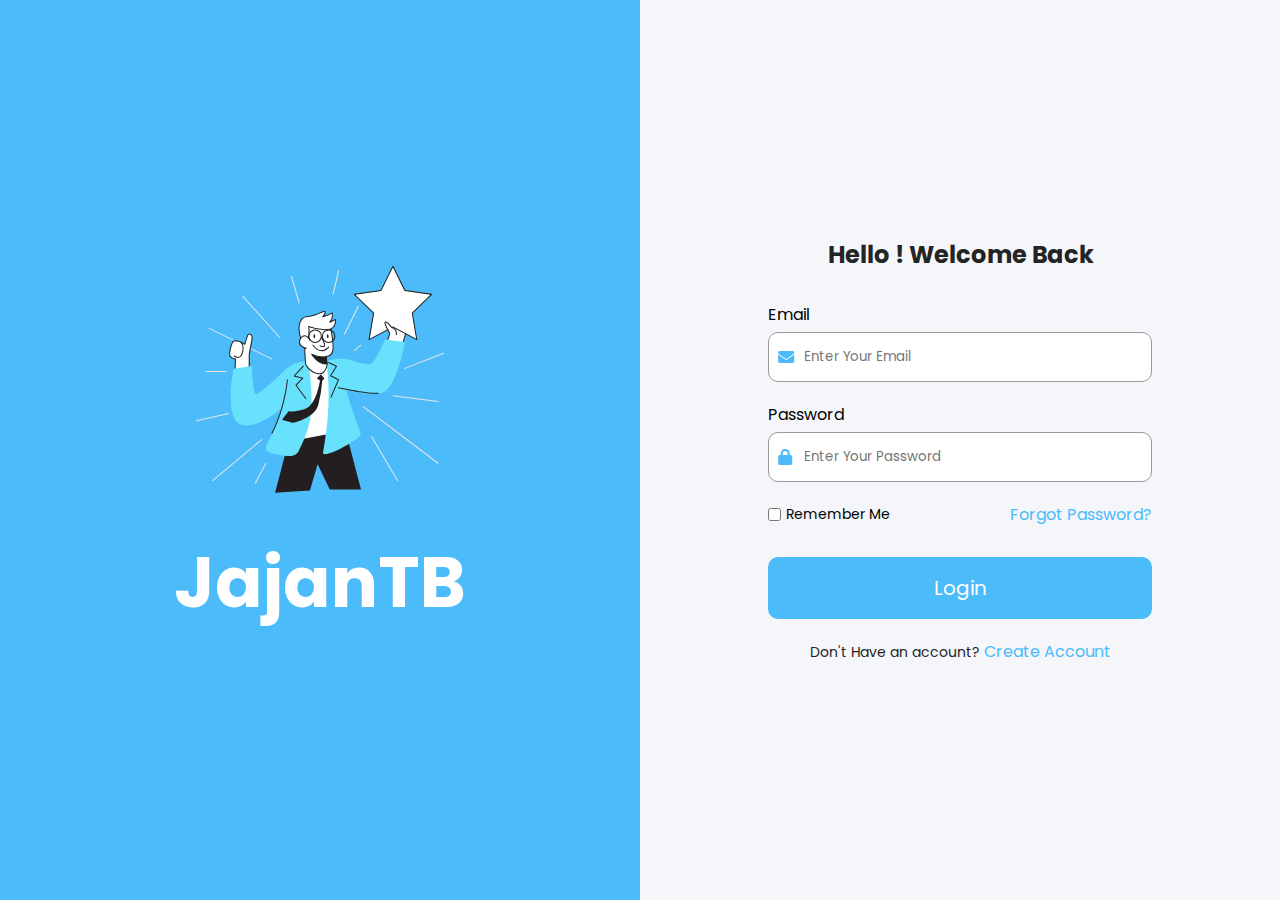
<file: login.html>
<!DOCTYPE html>
<html lang="en">
<head>
    <meta charset="UTF-8">
    <meta http-equiv="X-UA-Compatible" content="IE=edge">
    <meta name="viewport" content="width=device-width, initial-scale=1.0">
    <title>Login Page</title>

    <!-- link awesome -->
    <link rel="stylesheet" href="https://cdnjs.cloudflare.com/ajax/libs/font-awesome/6.3.0/css/all.min.css">

    <!-- poppins -->
    <link href="https://fonts.googleapis.com/css2?family=Poppins:wght@100;200;300;400;500;600;700;800;900&display=swap" rel="stylesheet">
    
    <!-- Link file CSS -->
    <link rel="stylesheet" href="css/login.css">
</head>
<body>
    <div class="contanier">

        <div class="text">
            <img src="img/Achievement _Flatline.svg" alt="">
            <h1>JajanTB</h1>
        </div>

        <div class="box-login">
            <div class="login">
                <div class="header">
                    <h2>Hello ! Welcome Back</h2>
                </div>

                <form action="index.html" method="post">

                    <label for="email">Email</label>
                    <div class="inp">
                        <i class="fa-solid fa-envelope"></i>
                        <input type="email" placeholder="Enter Your Email">
                    </div>

                    <label for="password">Password</label>
                    <div class="inp">
                        <i class="fa-solid fa-lock"></i>
                        <input type="password" placeholder="Enter Your Password">
                    </div>

                    <div class="check-box">
                        <div class="check">
                            <input type="checkbox">
                            <span>Remember Me</span>
                        </div>
                        <a href="#" class="forg">Forgot Password?</a>
                    </div>

                    <a href="index.html"><button>Login</button></a>
                </form>

                <p class="creat-ac">Don't Have an account? <a href="register.html"> Create Account</a></p>
            </div>
        </div>
    </div>
</body>
</html>
</file>
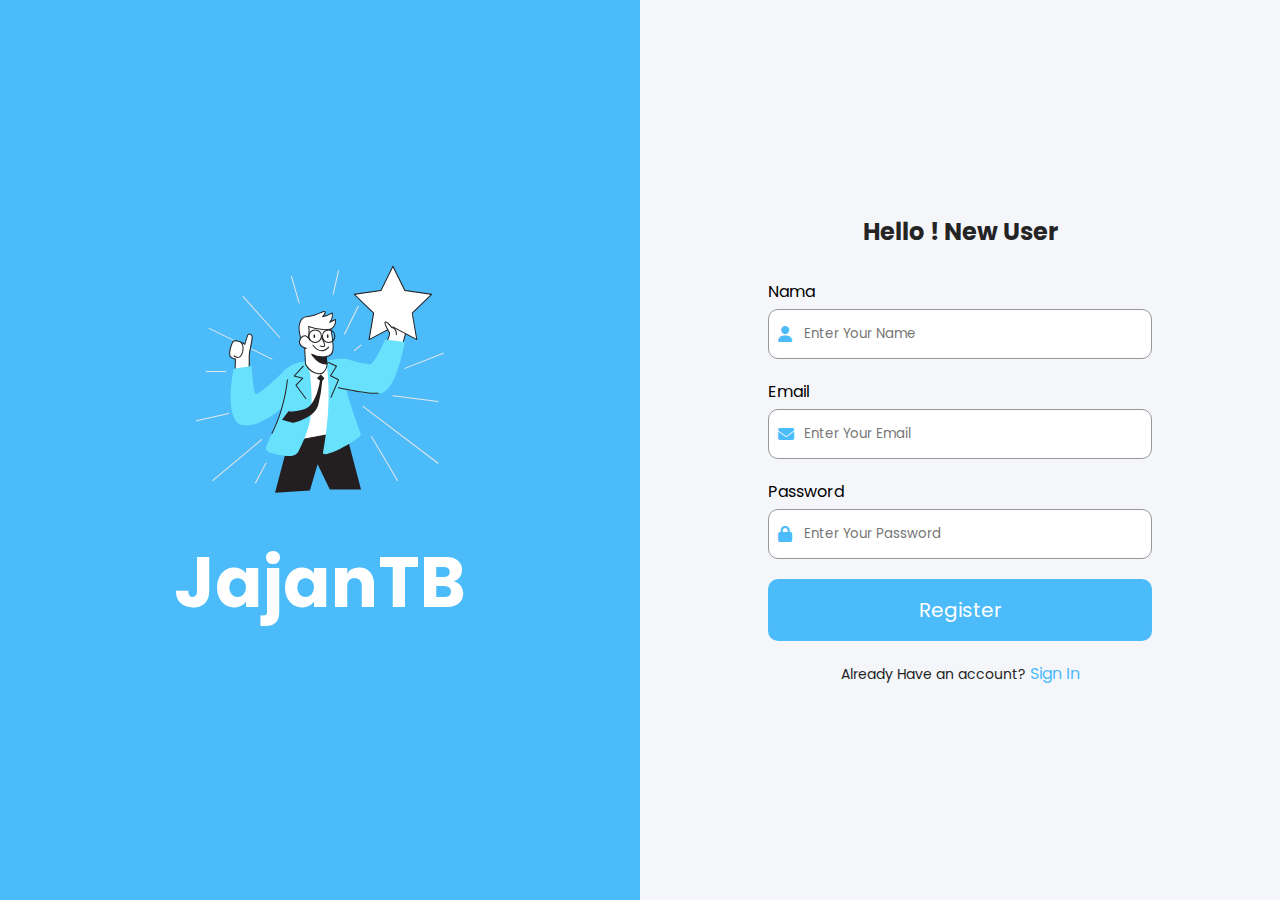
<file: register.html>
<!DOCTYPE html>
<html lang="en">
<head>
    <meta charset="UTF-8">
    <meta http-equiv="X-UA-Compatible" content="IE=edge">
    <meta name="viewport" content="width=device-width, initial-scale=1.0">
    <title>Login Page</title>

    <!-- link awesome -->
    <link rel="stylesheet" href="https://cdnjs.cloudflare.com/ajax/libs/font-awesome/6.3.0/css/all.min.css">

    <!-- poppins -->
    <link href="https://fonts.googleapis.com/css2?family=Poppins:wght@100;200;300;400;500;600;700;800;900&display=swap" rel="stylesheet">
    
    <!-- Link file CSS -->
    <link rel="stylesheet" href="css/login.css">
</head>
<body>
    <div class="contanier">

        <div class="text">
            <img src="img/Achievement _Flatline.svg" alt="">
            <h1>JajanTB</h1>
        </div>

        <div class="box-login">
            <div class="login">
                <div class="header">
                    <h2>Hello ! New User</h2>
                </div>

                <form action="login.html" method="post">

                    <label for="name">Nama</label>
                    <div class="inp">
                        <i class="fa-solid fa-user"></i>
                        <input type="text" placeholder="Enter Your Name">
                    </div>

                    <label for="email">Email</label>
                    <div class="inp">
                        <i class="fa-solid fa-envelope"></i>
                        <input type="email" placeholder="Enter Your Email">
                    </div>

                    <label for="password">Password</label>
                    <div class="inp">
                        <i class="fa-solid fa-lock"></i>
                        <input type="password" placeholder="Enter Your Password">
                    </div>

                    <a href="login.html"><button>Register</button></a>
                </form>

                <p class="creat-ac">Already Have an account? <a href="login.html"> Sign In</a></p>
            </div>
        </div>
    </div>
</body>
</html>
</file>
<file: css/login.css>
*{
    padding: 0;
    margin: 0;
    box-sizing: border-box;
    font-family: sans-serif;
    text-decoration: none;
    font-family: 'Poppins', sans-serif;
}
.contanier{
    display: flex;
    width: 100%;
}
.contanier .text{
    width: 50%;
    height: 100vh;
    background-color: #4BBBFA;
    display: flex;
    justify-content: center;
    align-items: center;
    flex-direction: column;
}
.contanier .text img{
    width: 400px;
}

.contanier .text h1{
    color: #fff;
    font-size: 70px;
    margin-bottom: 35px;
}
.contanier .text p{
    color: #dddada;
    font-size: 18px;
    letter-spacing: 2px;
    width: 65%;
    text-align: center;
    line-height: 1.8;
}

.contanier .box-login{
    width: 50%;
    height: 100vh;
    display: flex;
    justify-content: center;
    background-color: #f5f6fa;
}
.contanier .box-login .login{
    width: 60%;
    margin: auto;
    text-align: center;
}
.login .header{
    margin-bottom: 30px;
}
.login .header .logo{
    width: 90px;
}
.login .header h2{
    color: #242424;
}
.login form{
    text-align: left;
}
form .inp{
    margin: 5px 0 20px;
    width: 100%;
    height: 50px;
    position: relative;
}
form .inp input{
    width: 100%;
    height: 100%;
    padding: 20px 5px 20px 35px;
    outline: none;
    border: 0.5px solid #999;
    transition: 0.3s;
    border-radius: 10px;
}
form .inp input:focus{
    border-color: #4BBBFA;
}
form .inp i{
    position: absolute;
    top: 50%;
    left: 10px;
    transform: translateY(-50%);
    color: #4BBBFA;
}
form .check-box{
    display: flex;
    justify-content: space-between;
    align-items: center;
    margin-bottom: 30px;
}
form .check-box .check{
    display: flex;
    align-items: center;
    gap: 5px;
}
form .check-box .check span{
    font-size: 14px;
}
form .check-box .forg{
    color: #4BBBFA;
}
form button{
    width: 100%;
    padding: 15px 0;
    background-color: #4BBBFA;
    color: #fff;
    font-size: 20px;
    cursor: pointer;
    border: 1px solid transparent;
    transition: 0.4s;
    margin-bottom: 20px;
    border-radius: 10px;
}
form button:hover{
    background-color: #fff;
    border-color: #4BBBFA;
    color: #4BBBFA;
}
.login .line-sign{
    position: relative;
    color: #777;
}
.login .line-sign::before{
    content: '';
    position: absolute;
    top: 50%;
    transform: translateY(-50%);
    right: 20px;
    width: 100px;
    height: 2px;
    background-color: #33333356;
}
.login .line-sign::after{
    content: '';
    position: absolute;
    top: 50%;
    transform: translateY(-50%);
    left: 20px;
    width: 100px;
    height: 2px;
    background-color: #33333356;
}
.login .sign-soc{
    display: flex;
    justify-content: center;
    gap: 30px;
    margin: 20px 0;
}
.login .sign-soc img{
    width: 40px;
}
.login .creat-ac{
    font-size: 14px;
    color: #242424;
}
.login .creat-ac a{
    font-size: 16px;
    color: #4BBBFA;
}


/* media */ 

@media(max-width: 860px){
    .contanier .text{
        display: none;
    }
    .contanier .box-login{
        width: 100%;
    }
    .contanier .box-login .login{
        width: 70%;
    }
}
@media(max-width: 550px){
    .contanier .box-login .login{
        width: 80%;
    }
}
</file>
